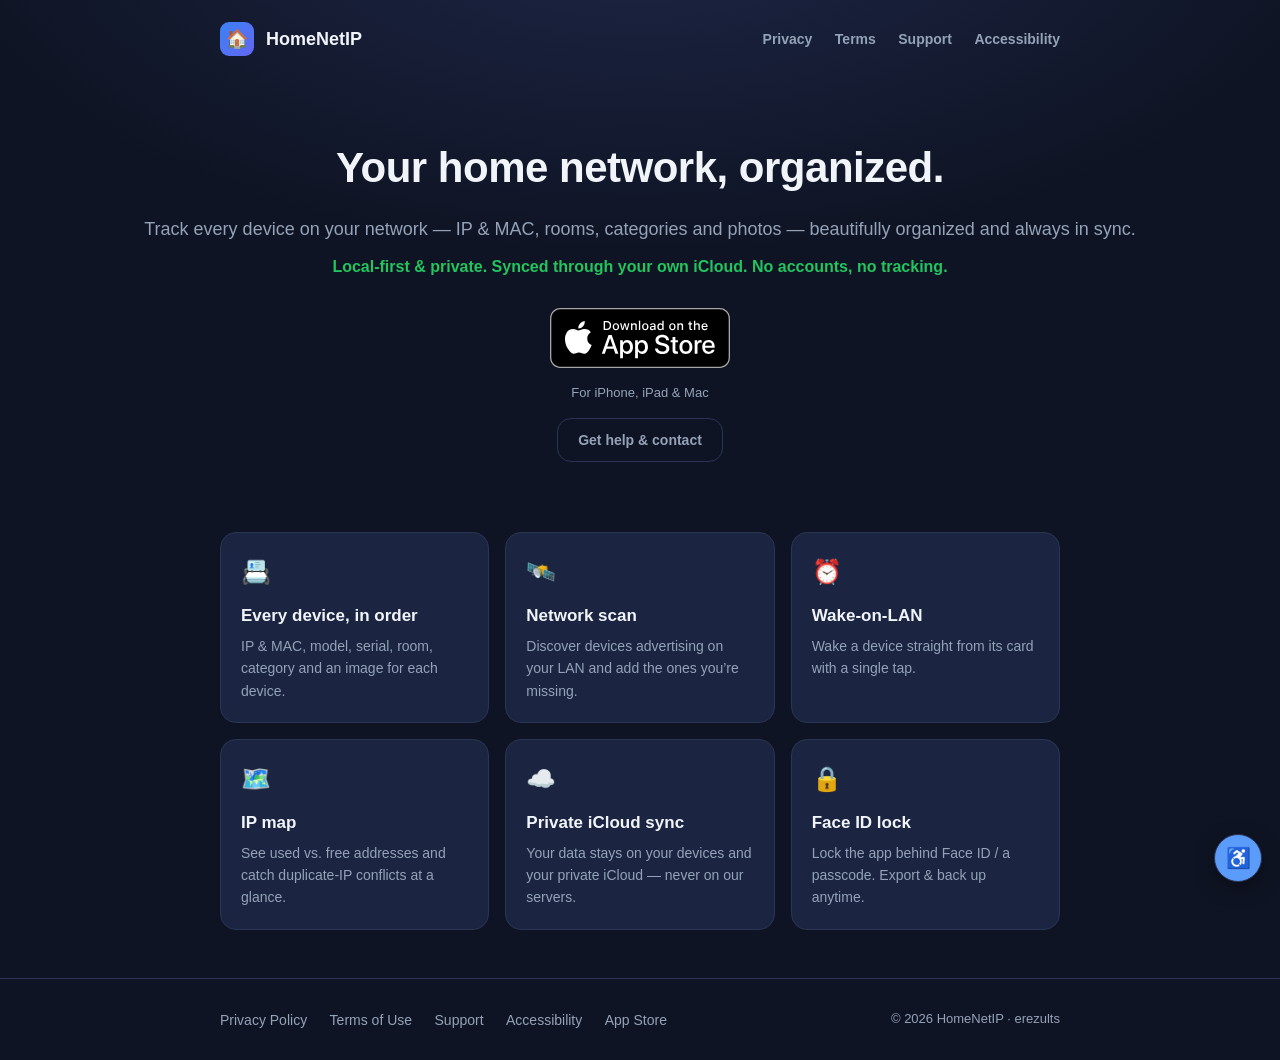
<file: index.html>
<!DOCTYPE html>
<html lang="en">
<head>
  <meta charset="UTF-8" />
  <meta name="viewport" content="width=device-width, initial-scale=1" />
  <title>HomeNetIP — Your home network, organized</title>
  <meta name="description" content="HomeNetIP keeps every device on your home network organized — IP & MAC addresses, rooms, categories and images — private and synced across your devices via iCloud." />
  <meta property="og:type" content="website" />
  <meta property="og:title" content="HomeNetIP — Your home network, organized" />
  <meta property="og:description" content="HomeNetIP keeps every device on your home network organized — IP &amp; MAC addresses, rooms, categories and images — private and synced via iCloud." />
  <meta property="og:url" content="https://homenetip.erezults.com/" />
  <meta property="og:image" content="https://homenetip.erezults.com/icon.png" />
  <meta name="twitter:card" content="summary" />
  <link rel="icon" type="image/png" href="/icon.png" />
  <link rel="apple-touch-icon" href="/icon.png" />
  <link rel="stylesheet" href="/styles.css" />
</head>
<body>
  <a class="skip-link" href="#main">Skip to content</a>
  <header>
    <div class="brand"><span class="logo">🏠</span> HomeNetIP</div>
    <nav>
      <a href="/privacy">Privacy</a>
      <a href="/terms">Terms</a>
      <a href="/support">Support</a>
      <a href="/accessibility">Accessibility</a>
    </nav>
  </header>

  <main id="main" tabindex="-1">
    <section class="hero">
      <h1>Your home network, organized.</h1>
      <p class="tag">Track every device on your network — IP &amp; MAC, rooms, categories and photos — beautifully organized and always in sync.</p>
      <p class="sub">Local-first &amp; private. Synced through your own iCloud. No accounts, no tracking.</p>
      <div class="store">
        <a href="https://apps.apple.com/app/homenetip/id6780207542" target="_blank" rel="noopener">
          <img class="store-badge" src="/app-store-badge.svg" alt="Download on the App Store" width="180" height="60" />
        </a>
        <p class="store-note">For iPhone, iPad &amp; Mac</p>
      </div>
      <a class="cta secondary" href="/support">Get help &amp; contact</a>
    </section>

    <section class="wrap">
      <div class="features">
        <div class="feature"><div class="ic">📇</div><h3>Every device, in order</h3><p>IP &amp; MAC, model, serial, room, category and an image for each device.</p></div>
        <div class="feature"><div class="ic">🛰️</div><h3>Network scan</h3><p>Discover devices advertising on your LAN and add the ones you’re missing.</p></div>
        <div class="feature"><div class="ic">⏰</div><h3>Wake-on-LAN</h3><p>Wake a device straight from its card with a single tap.</p></div>
        <div class="feature"><div class="ic">🗺️</div><h3>IP map</h3><p>See used vs. free addresses and catch duplicate-IP conflicts at a glance.</p></div>
        <div class="feature"><div class="ic">☁️</div><h3>Private iCloud sync</h3><p>Your data stays on your devices and your private iCloud — never on our servers.</p></div>
        <div class="feature"><div class="ic">🔒</div><h3>Face ID lock</h3><p>Lock the app behind Face ID / a passcode. Export &amp; back up anytime.</p></div>
      </div>
    </section>
  </main>

  <footer>
    <div class="wrap">
      <div>
        <a href="/privacy">Privacy Policy</a>
        <a href="/terms">Terms of Use</a>
        <a href="/support">Support</a>
        <a href="/accessibility">Accessibility</a>
        <a href="https://apps.apple.com/app/homenetip/id6780207542" target="_blank" rel="noopener">App Store</a>
      </div>
      <div class="copy">© 2026 HomeNetIP · erezults</div>
    </div>
  </footer>
  <script src="/a11y-widget.js" defer></script>
</body>
</html>
</file>
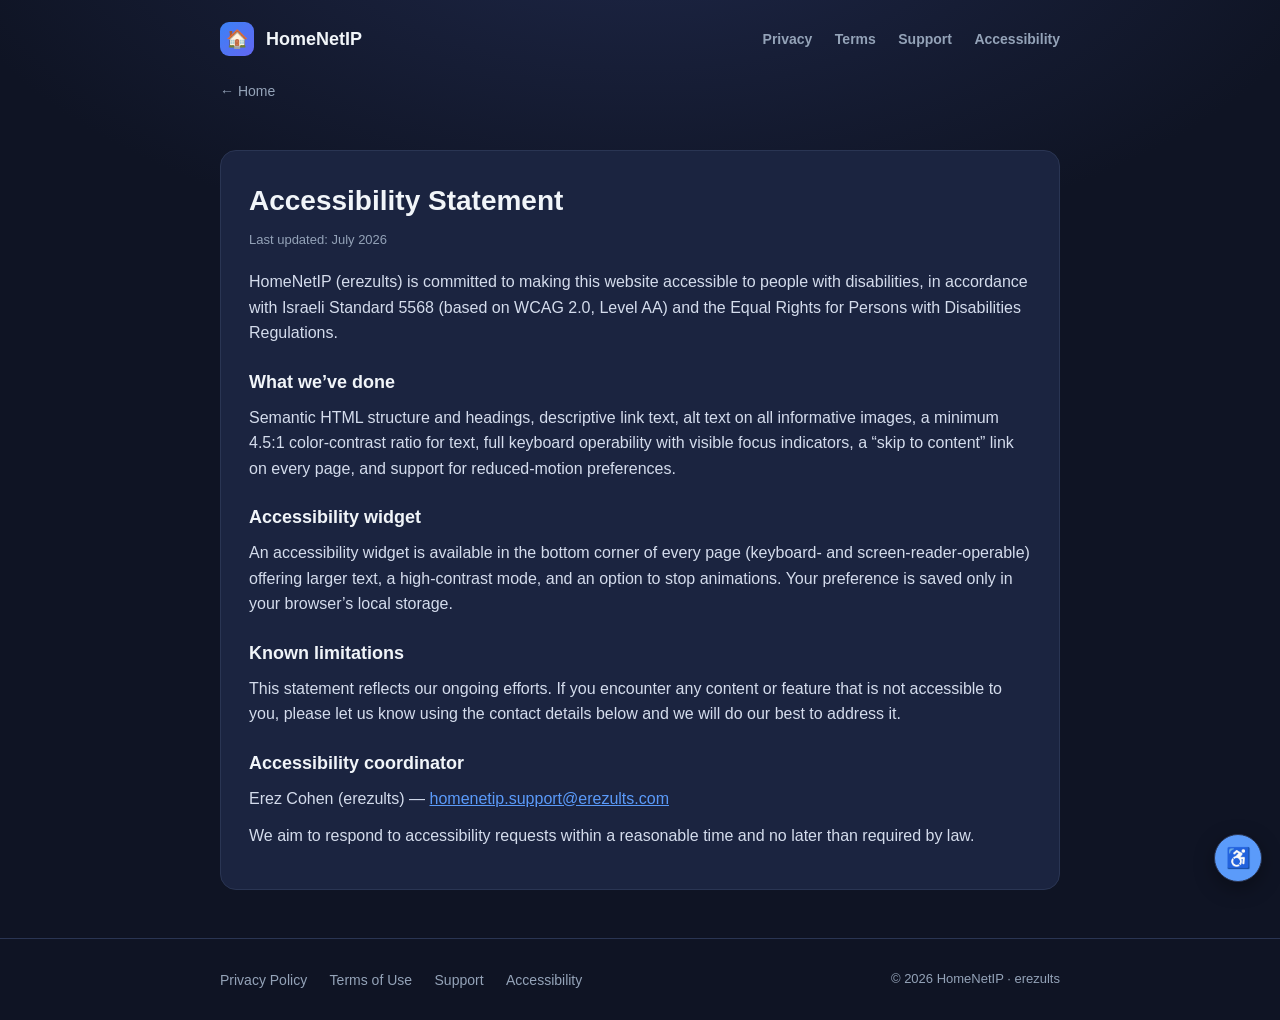
<file: accessibility.html>
<!DOCTYPE html>
<html lang="en">
<head>
  <meta charset="UTF-8" />
  <meta name="viewport" content="width=device-width, initial-scale=1" />
  <title>Accessibility Statement — HomeNetIP</title>
  <meta name="description" content="HomeNetIP accessibility statement — Israeli Standard 5568 (WCAG 2.0 AA) compliance, accessibility coordinator contact, and how to report issues." />
  <link rel="icon" type="image/png" href="/icon.png" />
  <link rel="apple-touch-icon" href="/icon.png" />
  <link rel="stylesheet" href="/styles.css" />
</head>
<body>
  <a class="skip-link" href="#main">Skip to content</a>
  <header>
    <div class="brand"><span class="logo">🏠</span> HomeNetIP</div>
    <nav>
      <a href="/privacy">Privacy</a>
      <a href="/terms">Terms</a>
      <a href="/support">Support</a>
      <a href="/accessibility">Accessibility</a>
    </nav>
  </header>

  <main id="main" class="wrap" tabindex="-1">
    <a class="back" href="/">← Home</a>
    <div class="doc">
      <h1>Accessibility Statement</h1>
      <p class="updated">Last updated: July 2026</p>

      <p>HomeNetIP (erezults) is committed to making this website accessible to people with disabilities, in accordance with Israeli Standard 5568 (based on WCAG 2.0, Level AA) and the Equal Rights for Persons with Disabilities Regulations.</p>

      <h2>What we’ve done</h2>
      <p>Semantic HTML structure and headings, descriptive link text, alt text on all informative images, a minimum 4.5:1 color-contrast ratio for text, full keyboard operability with visible focus indicators, a “skip to content” link on every page, and support for reduced-motion preferences.</p>

      <h2>Accessibility widget</h2>
      <p>An accessibility widget is available in the bottom corner of every page (keyboard- and screen-reader-operable) offering larger text, a high-contrast mode, and an option to stop animations. Your preference is saved only in your browser’s local storage.</p>

      <h2>Known limitations</h2>
      <p>This statement reflects our ongoing efforts. If you encounter any content or feature that is not accessible to you, please let us know using the contact details below and we will do our best to address it.</p>

      <h2>Accessibility coordinator</h2>
      <p>Erez Cohen (erezults) — <a href="mailto:homenetip.support@erezults.com?subject=Accessibility">homenetip.support@erezults.com</a></p>
      <p>We aim to respond to accessibility requests within a reasonable time and no later than required by law.</p>
    </div>
  </main>

  <footer>
    <div class="wrap">
      <div>
        <a href="/privacy">Privacy Policy</a>
        <a href="/terms">Terms of Use</a>
        <a href="/support">Support</a>
        <a href="/accessibility">Accessibility</a>
      </div>
      <div class="copy">© 2026 HomeNetIP · erezults</div>
    </div>
  </footer>
  <script src="/a11y-widget.js" defer></script>
</body>
</html>
</file>
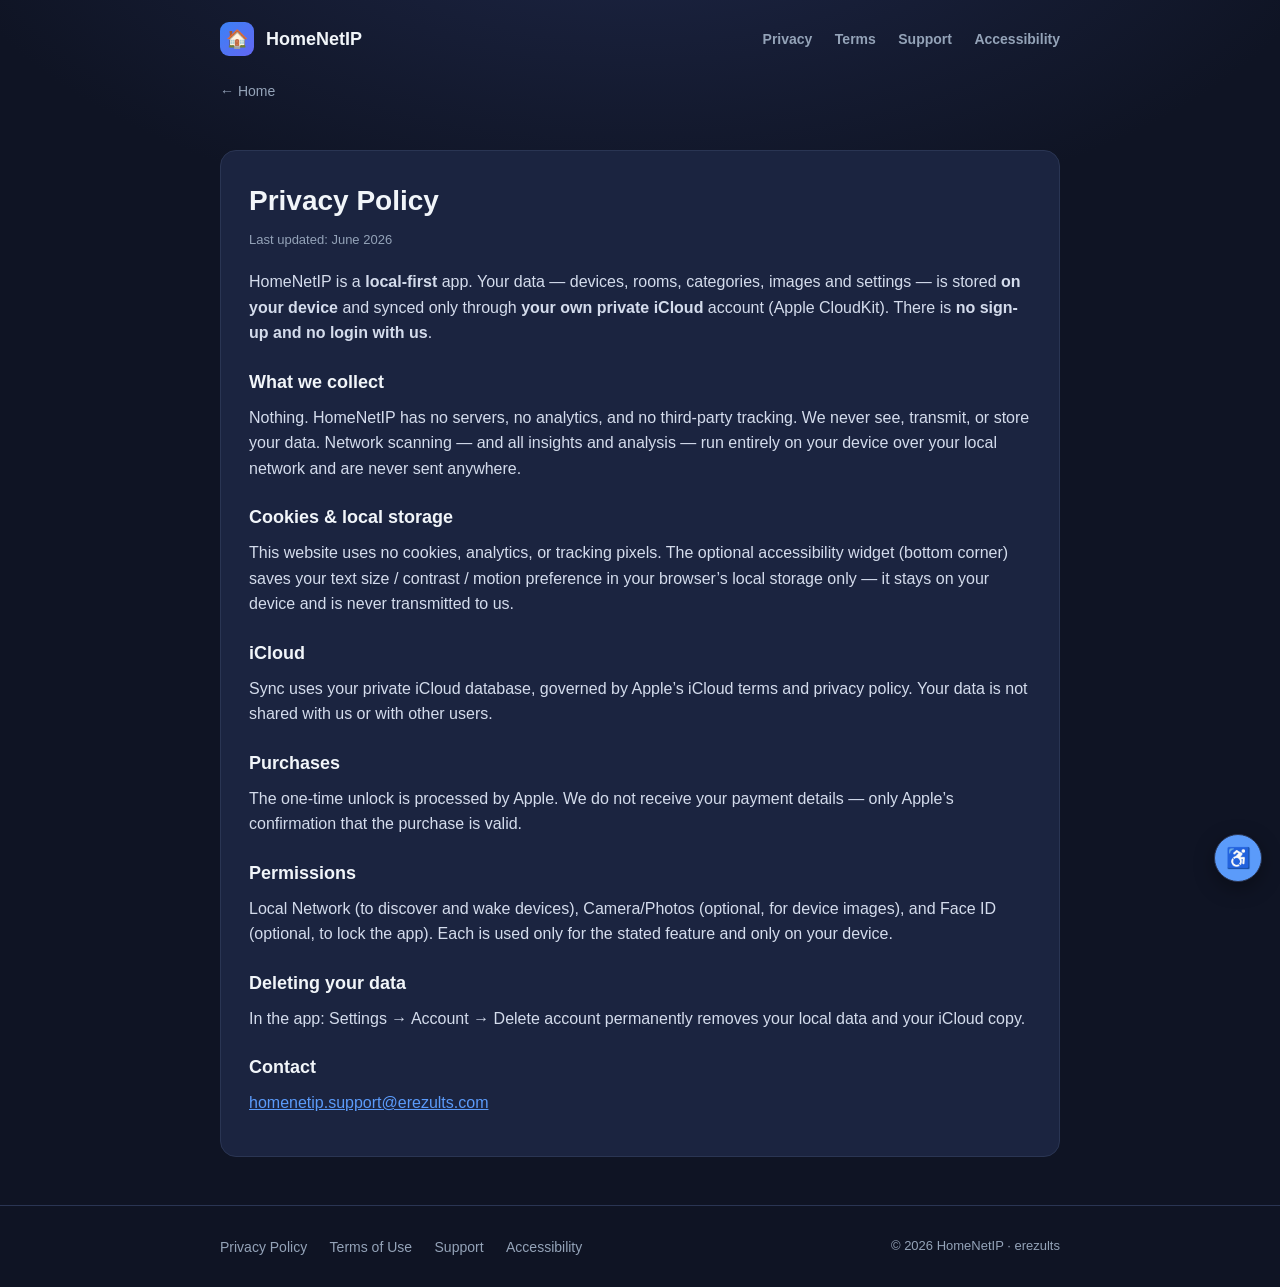
<file: privacy.html>
<!DOCTYPE html>
<html lang="en">
<head>
  <meta charset="UTF-8" />
  <meta name="viewport" content="width=device-width, initial-scale=1" />
  <title>Privacy Policy — HomeNetIP</title>
  <meta name="description" content="HomeNetIP privacy policy: local-first, no servers, no tracking. Your data stays on your device and in your private iCloud." />
  <link rel="icon" type="image/png" href="/icon.png" />
  <link rel="apple-touch-icon" href="/icon.png" />
  <link rel="stylesheet" href="/styles.css" />
</head>
<body>
  <a class="skip-link" href="#main">Skip to content</a>
  <header>
    <div class="brand"><span class="logo">🏠</span> HomeNetIP</div>
    <nav>
      <a href="/privacy">Privacy</a>
      <a href="/terms">Terms</a>
      <a href="/support">Support</a>
      <a href="/accessibility">Accessibility</a>
    </nav>
  </header>

  <main id="main" class="wrap" tabindex="-1">
    <a class="back" href="/">← Home</a>
    <div class="doc">
      <h1>Privacy Policy</h1>
      <p class="updated">Last updated: June 2026</p>

      <p>HomeNetIP is a <strong>local-first</strong> app. Your data — devices, rooms, categories, images and settings — is stored <strong>on your device</strong> and synced only through <strong>your own private iCloud</strong> account (Apple CloudKit). There is <strong>no sign-up and no login with us</strong>.</p>

      <h2>What we collect</h2>
      <p>Nothing. HomeNetIP has no servers, no analytics, and no third-party tracking. We never see, transmit, or store your data. Network scanning — and all insights and analysis — run entirely on your device over your local network and are never sent anywhere.</p>

      <h2>Cookies &amp; local storage</h2>
      <p>This website uses no cookies, analytics, or tracking pixels. The optional accessibility widget (bottom corner) saves your text size / contrast / motion preference in your browser’s local storage only — it stays on your device and is never transmitted to us.</p>

      <h2>iCloud</h2>
      <p>Sync uses your private iCloud database, governed by Apple’s iCloud terms and privacy policy. Your data is not shared with us or with other users.</p>

      <h2>Purchases</h2>
      <p>The one-time unlock is processed by Apple. We do not receive your payment details — only Apple’s confirmation that the purchase is valid.</p>

      <h2>Permissions</h2>
      <p>Local Network (to discover and wake devices), Camera/Photos (optional, for device images), and Face ID (optional, to lock the app). Each is used only for the stated feature and only on your device.</p>

      <h2>Deleting your data</h2>
      <p>In the app: Settings → Account → Delete account permanently removes your local data and your iCloud copy.</p>

      <h2>Contact</h2>
      <p><a href="mailto:homenetip.support@erezults.com">homenetip.support@erezults.com</a></p>
    </div>
  </main>

  <footer>
    <div class="wrap">
      <div>
        <a href="/privacy">Privacy Policy</a>
        <a href="/terms">Terms of Use</a>
        <a href="/support">Support</a>
        <a href="/accessibility">Accessibility</a>
      </div>
      <div class="copy">© 2026 HomeNetIP · erezults</div>
    </div>
  </footer>
  <script src="/a11y-widget.js" defer></script>
</body>
</html>
</file>
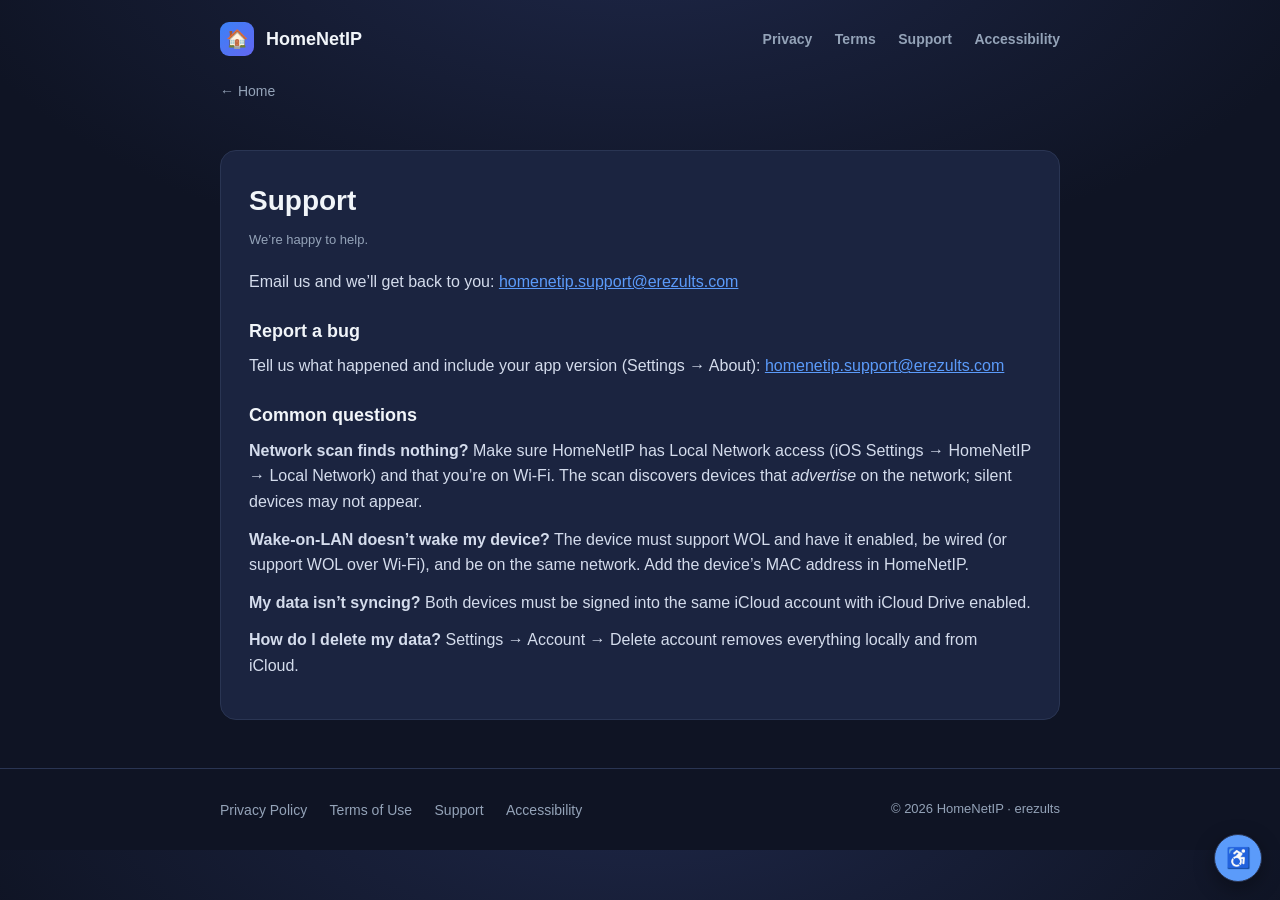
<file: support.html>
<!DOCTYPE html>
<html lang="en">
<head>
  <meta charset="UTF-8" />
  <meta name="viewport" content="width=device-width, initial-scale=1" />
  <title>Support — HomeNetIP</title>
  <meta name="description" content="Get help with HomeNetIP. Contact support and report bugs." />
  <link rel="icon" type="image/png" href="/icon.png" />
  <link rel="apple-touch-icon" href="/icon.png" />
  <link rel="stylesheet" href="/styles.css" />
</head>
<body>
  <a class="skip-link" href="#main">Skip to content</a>
  <header>
    <div class="brand"><span class="logo">🏠</span> HomeNetIP</div>
    <nav>
      <a href="/privacy">Privacy</a>
      <a href="/terms">Terms</a>
      <a href="/support">Support</a>
      <a href="/accessibility">Accessibility</a>
    </nav>
  </header>

  <main id="main" class="wrap" tabindex="-1">
    <a class="back" href="/">← Home</a>
    <div class="doc">
      <h1>Support</h1>
      <p class="updated">We’re happy to help.</p>

      <p>Email us and we’ll get back to you:
        <a href="mailto:homenetip.support@erezults.com?subject=HomeNetIP%20Support">homenetip.support@erezults.com</a>
      </p>

      <h2>Report a bug</h2>
      <p>Tell us what happened and include your app version (Settings → About):
        <a href="mailto:homenetip.support@erezults.com?subject=HomeNetIP%20Bug">homenetip.support@erezults.com</a>
      </p>

      <h2>Common questions</h2>
      <p><strong>Network scan finds nothing?</strong> Make sure HomeNetIP has Local Network access (iOS Settings → HomeNetIP → Local Network) and that you’re on Wi-Fi. The scan discovers devices that <em>advertise</em> on the network; silent devices may not appear.</p>
      <p><strong>Wake-on-LAN doesn’t wake my device?</strong> The device must support WOL and have it enabled, be wired (or support WOL over Wi-Fi), and be on the same network. Add the device’s MAC address in HomeNetIP.</p>
      <p><strong>My data isn’t syncing?</strong> Both devices must be signed into the same iCloud account with iCloud Drive enabled.</p>
      <p><strong>How do I delete my data?</strong> Settings → Account → Delete account removes everything locally and from iCloud.</p>
    </div>
  </main>

  <footer>
    <div class="wrap">
      <div>
        <a href="/privacy">Privacy Policy</a>
        <a href="/terms">Terms of Use</a>
        <a href="/support">Support</a>
        <a href="/accessibility">Accessibility</a>
      </div>
      <div class="copy">© 2026 HomeNetIP · erezults</div>
    </div>
  </footer>
  <script src="/a11y-widget.js" defer></script>
</body>
</html>
</file>
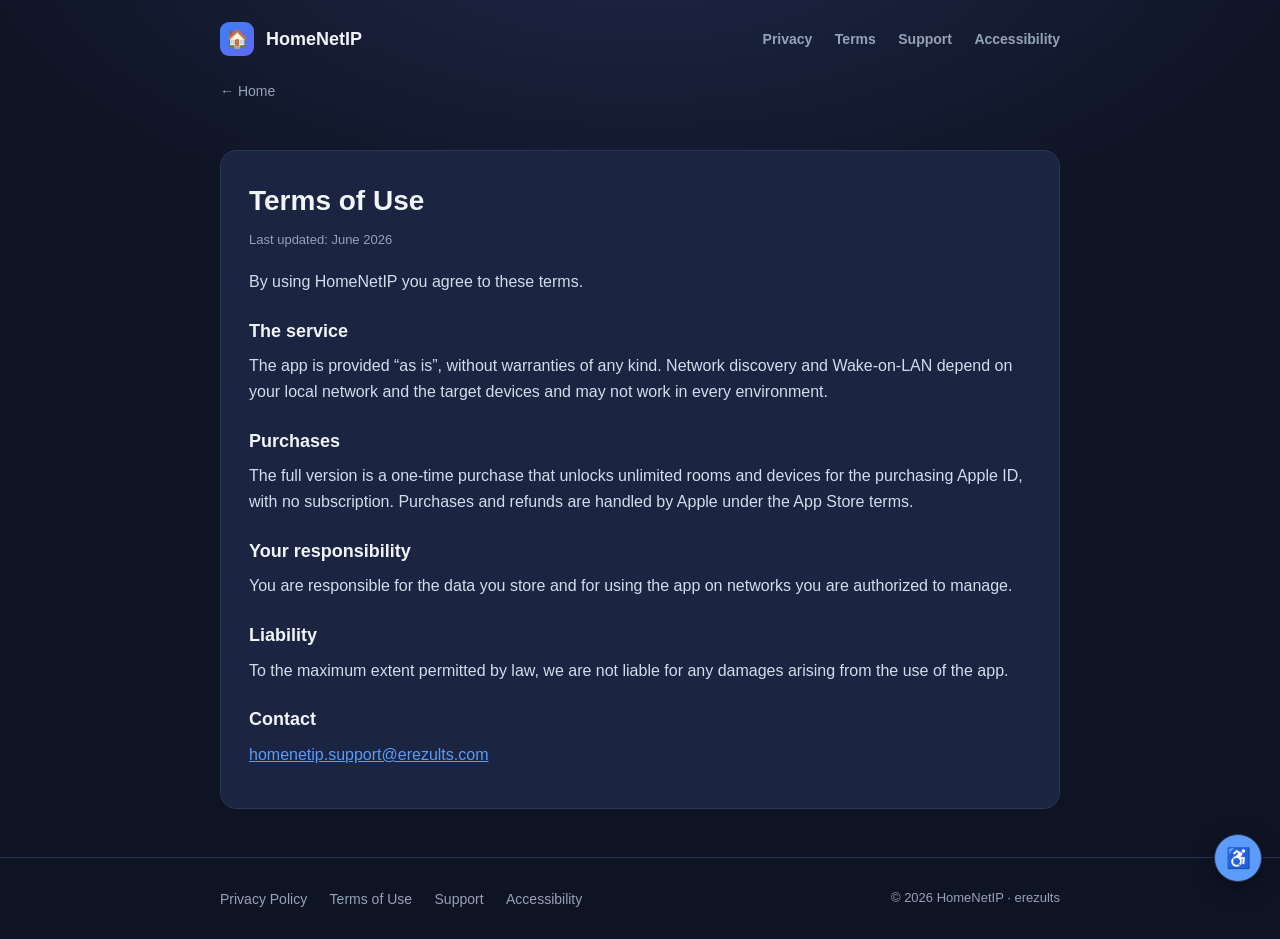
<file: terms.html>
<!DOCTYPE html>
<html lang="en">
<head>
  <meta charset="UTF-8" />
  <meta name="viewport" content="width=device-width, initial-scale=1" />
  <title>Terms of Use — HomeNetIP</title>
  <meta name="description" content="HomeNetIP terms of use." />
  <link rel="icon" type="image/png" href="/icon.png" />
  <link rel="apple-touch-icon" href="/icon.png" />
  <link rel="stylesheet" href="/styles.css" />
</head>
<body>
  <a class="skip-link" href="#main">Skip to content</a>
  <header>
    <div class="brand"><span class="logo">🏠</span> HomeNetIP</div>
    <nav>
      <a href="/privacy">Privacy</a>
      <a href="/terms">Terms</a>
      <a href="/support">Support</a>
      <a href="/accessibility">Accessibility</a>
    </nav>
  </header>

  <main id="main" class="wrap" tabindex="-1">
    <a class="back" href="/">← Home</a>
    <div class="doc">
      <h1>Terms of Use</h1>
      <p class="updated">Last updated: June 2026</p>

      <p>By using HomeNetIP you agree to these terms.</p>

      <h2>The service</h2>
      <p>The app is provided “as is”, without warranties of any kind. Network discovery and Wake-on-LAN depend on your local network and the target devices and may not work in every environment.</p>

      <h2>Purchases</h2>
      <p>The full version is a one-time purchase that unlocks unlimited rooms and devices for the purchasing Apple ID, with no subscription. Purchases and refunds are handled by Apple under the App Store terms.</p>

      <h2>Your responsibility</h2>
      <p>You are responsible for the data you store and for using the app on networks you are authorized to manage.</p>

      <h2>Liability</h2>
      <p>To the maximum extent permitted by law, we are not liable for any damages arising from the use of the app.</p>

      <h2>Contact</h2>
      <p><a href="mailto:homenetip.support@erezults.com">homenetip.support@erezults.com</a></p>
    </div>
  </main>

  <footer>
    <div class="wrap">
      <div>
        <a href="/privacy">Privacy Policy</a>
        <a href="/terms">Terms of Use</a>
        <a href="/support">Support</a>
        <a href="/accessibility">Accessibility</a>
      </div>
      <div class="copy">© 2026 HomeNetIP · erezults</div>
    </div>
  </footer>
  <script src="/a11y-widget.js" defer></script>
</body>
</html>
</file>
<file: styles.css>
:root {
  --bg: #0f1424;
  --bg2: #161d33;
  --card: #1b2440;
  --text: #f1f5f9;
  --muted: #94a3b8;
  --accent: #3b82f6;
  --link: #5b9bfa;
  --accent2: #22c55e;
  --border: #2a3553;
  --maxw: 880px;
}
* { box-sizing: border-box; margin: 0; padding: 0; }
html { scroll-behavior: smooth; }
body {
  font-family: -apple-system, BlinkMacSystemFont, "Segoe UI", Roboto, Helvetica, Arial, sans-serif;
  background: radial-gradient(1200px 600px at 50% -10%, #1e2748 0%, var(--bg) 60%);
  color: var(--text);
  line-height: 1.6;
  -webkit-font-smoothing: antialiased;
}
.wrap { max-width: var(--maxw); margin: 0 auto; padding: 0 20px; }
header {
  display: flex; align-items: center; justify-content: space-between;
  padding: 22px 20px; max-width: var(--maxw); margin: 0 auto;
}
.brand { display: flex; align-items: center; gap: 12px; font-weight: 800; font-size: 1.125rem; }
.brand .logo {
  width: 34px; height: 34px; border-radius: 9px;
  background: linear-gradient(135deg, var(--accent), #6366f1);
  display: grid; place-items: center; font-size: 1.125rem;
}
nav a { color: var(--muted); text-decoration: none; margin-left: 18px; font-size: 0.875rem; font-weight: 600; }
nav a:hover { color: var(--text); }

.hero { text-align: center; padding: 56px 20px 40px; }
.hero h1 { font-size: 2.625rem; font-weight: 850; letter-spacing: -0.5px; }
.hero .tag { color: var(--muted); font-size: 1.125rem; margin-top: 14px; }
.hero .sub { color: var(--accent2); font-weight: 700; margin-top: 10px; }
.store { margin-top: 28px; }
.store-badge { height: 60px; width: auto; transition: opacity 0.15s; }
.store a:hover .store-badge { opacity: 0.85; }
.store-note { color: var(--muted); font-size: 0.8125rem; margin-top: 8px; }
.cta { display: inline-block; margin-top: 26px; padding: 14px 26px; border-radius: 14px;
  background: var(--accent); color: #fff; font-weight: 700; text-decoration: none; }
.cta.secondary { margin-top: 14px; padding: 10px 20px; background: transparent;
  border: 1px solid var(--border); color: var(--muted); font-size: 0.875rem; }
.cta.secondary:hover { color: var(--text); border-color: var(--muted); }

.features { display: grid; grid-template-columns: repeat(auto-fit, minmax(240px, 1fr)); gap: 16px; margin: 30px 0 10px; }
.feature { background: var(--card); border: 1px solid var(--border); border-radius: 16px; padding: 20px; }
.feature .ic { font-size: 1.5rem; }
.feature h3 { font-size: 1.0625rem; margin: 10px 0 6px; }
.feature p { color: var(--muted); font-size: 0.875rem; }

.doc { background: var(--card); border: 1px solid var(--border); border-radius: 16px; padding: 28px; margin: 30px 0; }
.doc h1 { font-size: 1.75rem; margin-bottom: 6px; }
.doc .updated { color: var(--muted); font-size: 0.8125rem; margin-bottom: 18px; }
.doc h2 { font-size: 1.125rem; margin: 22px 0 8px; }
.doc p { color: #d4dcec; margin-bottom: 12px; }
.doc a { color: var(--link); }

footer { border-top: 1px solid var(--border); margin-top: 48px; padding: 28px 20px; }
footer .wrap { display: flex; flex-wrap: wrap; align-items: center; justify-content: space-between; gap: 14px; }
footer a { color: var(--muted); text-decoration: none; font-size: 0.875rem; margin-right: 18px; }
footer a:hover { color: var(--text); }
footer .copy { color: var(--muted); font-size: 0.8125rem; }
.back { display: inline-block; color: var(--muted); text-decoration: none; font-size: 0.875rem; margin-bottom: 18px; }
@media (max-width: 600px) { .hero h1 { font-size: 2rem; } }

/* Keyboard focus visibility (Israeli Standard 5568) */
a:focus-visible, button:focus-visible {
  outline: 2px solid var(--link);
  outline-offset: 3px;
  border-radius: 4px;
}
.skip-link {
  position: absolute; left: -9999px; top: 0; z-index: 100;
  background: var(--link); color: #0b1020; padding: 10px 16px;
  border-radius: 0 0 10px 0; font-weight: 700; text-decoration: none;
}
.skip-link:focus { left: 0; }

@media (prefers-reduced-motion: reduce) {
  html { scroll-behavior: auto; }
  * { animation-duration: 0.001ms !important; transition-duration: 0.001ms !important; }
}

/* Accessibility widget */
.a11y-widget { position: fixed; bottom: 18px; inset-inline-end: 18px; z-index: 200; }
.a11y-toggle {
  width: 48px; height: 48px; border-radius: 50%; border: 1px solid var(--border);
  background: var(--link); color: #0b1020; font-size: 1.25rem; cursor: pointer;
  display: grid; place-items: center; box-shadow: 0 6px 20px rgba(0,0,0,0.35);
}
.a11y-panel {
  position: absolute; bottom: 58px; inset-inline-end: 0; width: 220px;
  background: var(--card); border: 1px solid var(--border); border-radius: 14px;
  padding: 14px; display: none; flex-direction: column; gap: 8px;
  box-shadow: 0 10px 30px rgba(0,0,0,0.45);
}
.a11y-panel.open { display: flex; }
.a11y-panel button {
  width: 100%; text-align: start; padding: 9px 12px; border-radius: 8px;
  border: 1px solid var(--border); background: transparent; color: var(--text);
  font-size: 0.875rem; cursor: pointer;
}
.a11y-panel button:hover { border-color: var(--muted); }
.a11y-panel button[aria-pressed="true"] { border-color: var(--link); color: var(--link); }
.a11y-panel .a11y-title { font-size: 0.75rem; color: var(--muted); font-weight: 700; margin-bottom: 2px; }

body.a11y-contrast { background: #000; color: #fff; }
body.a11y-contrast .feature, body.a11y-contrast .doc { background: #000; border-color: #fff; }
body.a11y-contrast .muted, body.a11y-contrast .doc p, body.a11y-contrast p, body.a11y-contrast .store-note,
body.a11y-contrast footer a, body.a11y-contrast nav a, body.a11y-contrast .cta.secondary { color: #fff !important; }
body.a11y-contrast a { color: #ffe14d !important; }
body.a11y-contrast .doc a { color: #ffe14d !important; }

body.a11y-stop-anim, body.a11y-stop-anim * { animation: none !important; transition: none !important; scroll-behavior: auto !important; }

html.a11y-text-lg { font-size: 112.5%; }
html.a11y-text-xl { font-size: 125%; }
</file>
